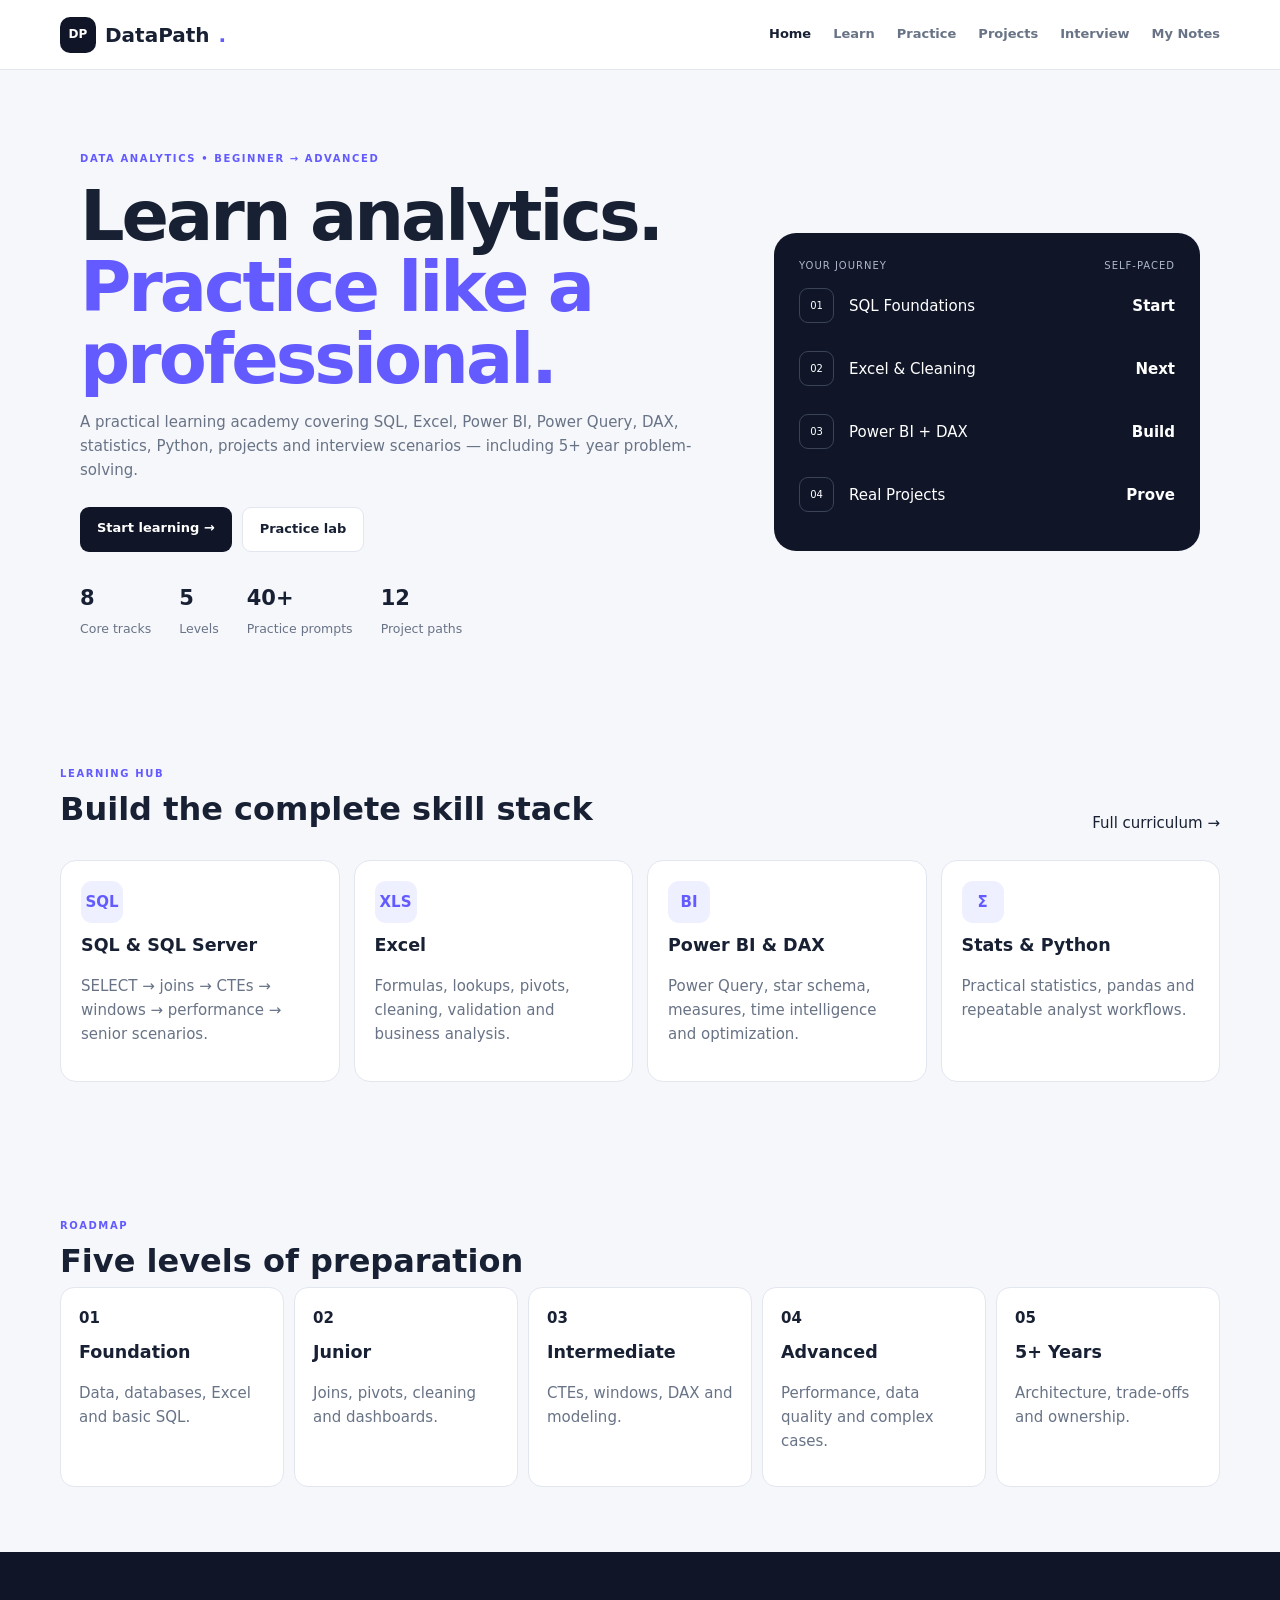
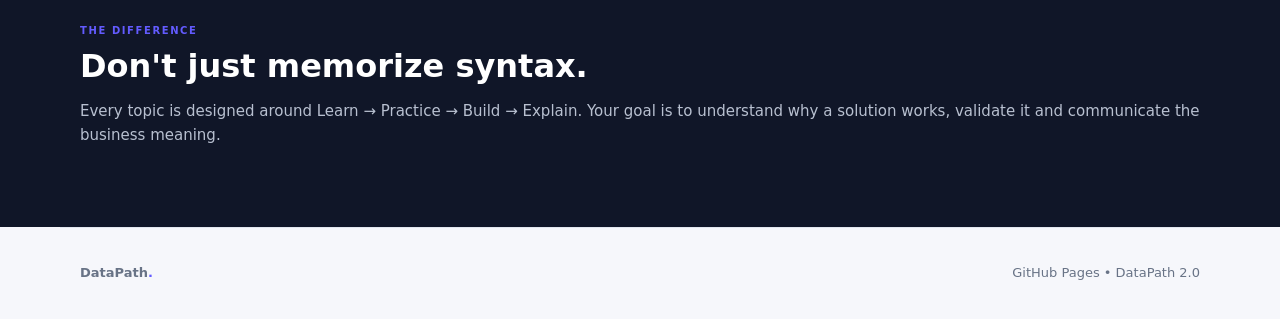
<file: index.html>
<!doctype html><html><head><meta charset="utf-8"><meta name="viewport" content="width=device-width,initial-scale=1"><title>DataPath 2.0</title><link rel="stylesheet" href="style.css"></head><body><header class="nav"><a class="brand" href="index.html"><span class="logo">DP</span>DataPath<span class="dot">.</span></a><nav><a class="active" href="index.html">Home</a><a href="learn.html">Learn</a><a href="practice.html">Practice</a><a href="projects.html">Projects</a><a href="interview.html">Interview</a><a href="notes.html">My Notes</a></nav><button class="menu" onclick="menu()">☰</button></header><div id="mobile" class="mobile"><a href="index.html">Home</a><a href="learn.html">Learn</a><a href="practice.html">Practice</a><a href="projects.html">Projects</a><a href="interview.html">Interview</a><a href="notes.html">My Notes</a></div><main><section class="wrap hero"><div><span class="eyebrow">DATA ANALYTICS • BEGINNER → ADVANCED</span><h1>Learn analytics.<br><span>Practice like a professional.</span></h1><p>A practical learning academy covering SQL, Excel, Power BI, Power Query, DAX, statistics, Python, projects and interview scenarios — including 5+ year problem-solving.</p><div class="buttons"><a class="btn primary" href="learn.html">Start learning →</a><a class="btn secondary" href="practice.html">Practice lab</a></div><div class="stats"><div><b>8</b><small>Core tracks</small></div><div><b>5</b><small>Levels</small></div><div><b>40+</b><small>Practice prompts</small></div><div><b>12</b><small>Project paths</small></div></div></div><div class="journey"><div class="journey-top"><span>YOUR JOURNEY</span><span>SELF-PACED</span></div><div class="step"><i>01</i><span>SQL Foundations</span><b>Start</b></div><div class="step"><i>02</i><span>Excel & Cleaning</span><b>Next</b></div><div class="step"><i>03</i><span>Power BI + DAX</span><b>Build</b></div><div class="step"><i>04</i><span>Real Projects</span><b>Prove</b></div></div></section><section class="wrap section"><div class="section-head"><div><span class="eyebrow">LEARNING HUB</span><h2>Build the complete skill stack</h2></div><a href="learn.html">Full curriculum →</a></div><div class="grid"><a class="card" href="learn.html#sql"><span class="icon">SQL</span><h3>SQL & SQL Server</h3><p>SELECT → joins → CTEs → windows → performance → senior scenarios.</p></a><a class="card" href="learn.html#excel"><span class="icon">XLS</span><h3>Excel</h3><p>Formulas, lookups, pivots, cleaning, validation and business analysis.</p></a><a class="card" href="learn.html#bi"><span class="icon">BI</span><h3>Power BI & DAX</h3><p>Power Query, star schema, measures, time intelligence and optimization.</p></a><a class="card" href="learn.html#stats"><span class="icon">Σ</span><h3>Stats & Python</h3><p>Practical statistics, pandas and repeatable analyst workflows.</p></a></div></section><section class="wrap section"><span class="eyebrow">ROADMAP</span><h2>Five levels of preparation</h2><div class="levels"><div class="level"><b>01</b><h3>Foundation</h3><p>Data, databases, Excel and basic SQL.</p></div><div class="level"><b>02</b><h3>Junior</h3><p>Joins, pivots, cleaning and dashboards.</p></div><div class="level"><b>03</b><h3>Intermediate</h3><p>CTEs, windows, DAX and modeling.</p></div><div class="level"><b>04</b><h3>Advanced</h3><p>Performance, data quality and complex cases.</p></div><div class="level"><b>05</b><h3>5+ Years</h3><p>Architecture, trade-offs and ownership.</p></div></div></section><section class="dark section"><span class="eyebrow">THE DIFFERENCE</span><h2>Don't just memorize syntax.</h2><p>Every topic is designed around Learn → Practice → Build → Explain. Your goal is to understand why a solution works, validate it and communicate the business meaning.</p></section></main><footer><b>DataPath<span class="dot">.</span></b><span>GitHub Pages • DataPath 2.0</span></footer><script src="script.js"></script></body></html>
</file>
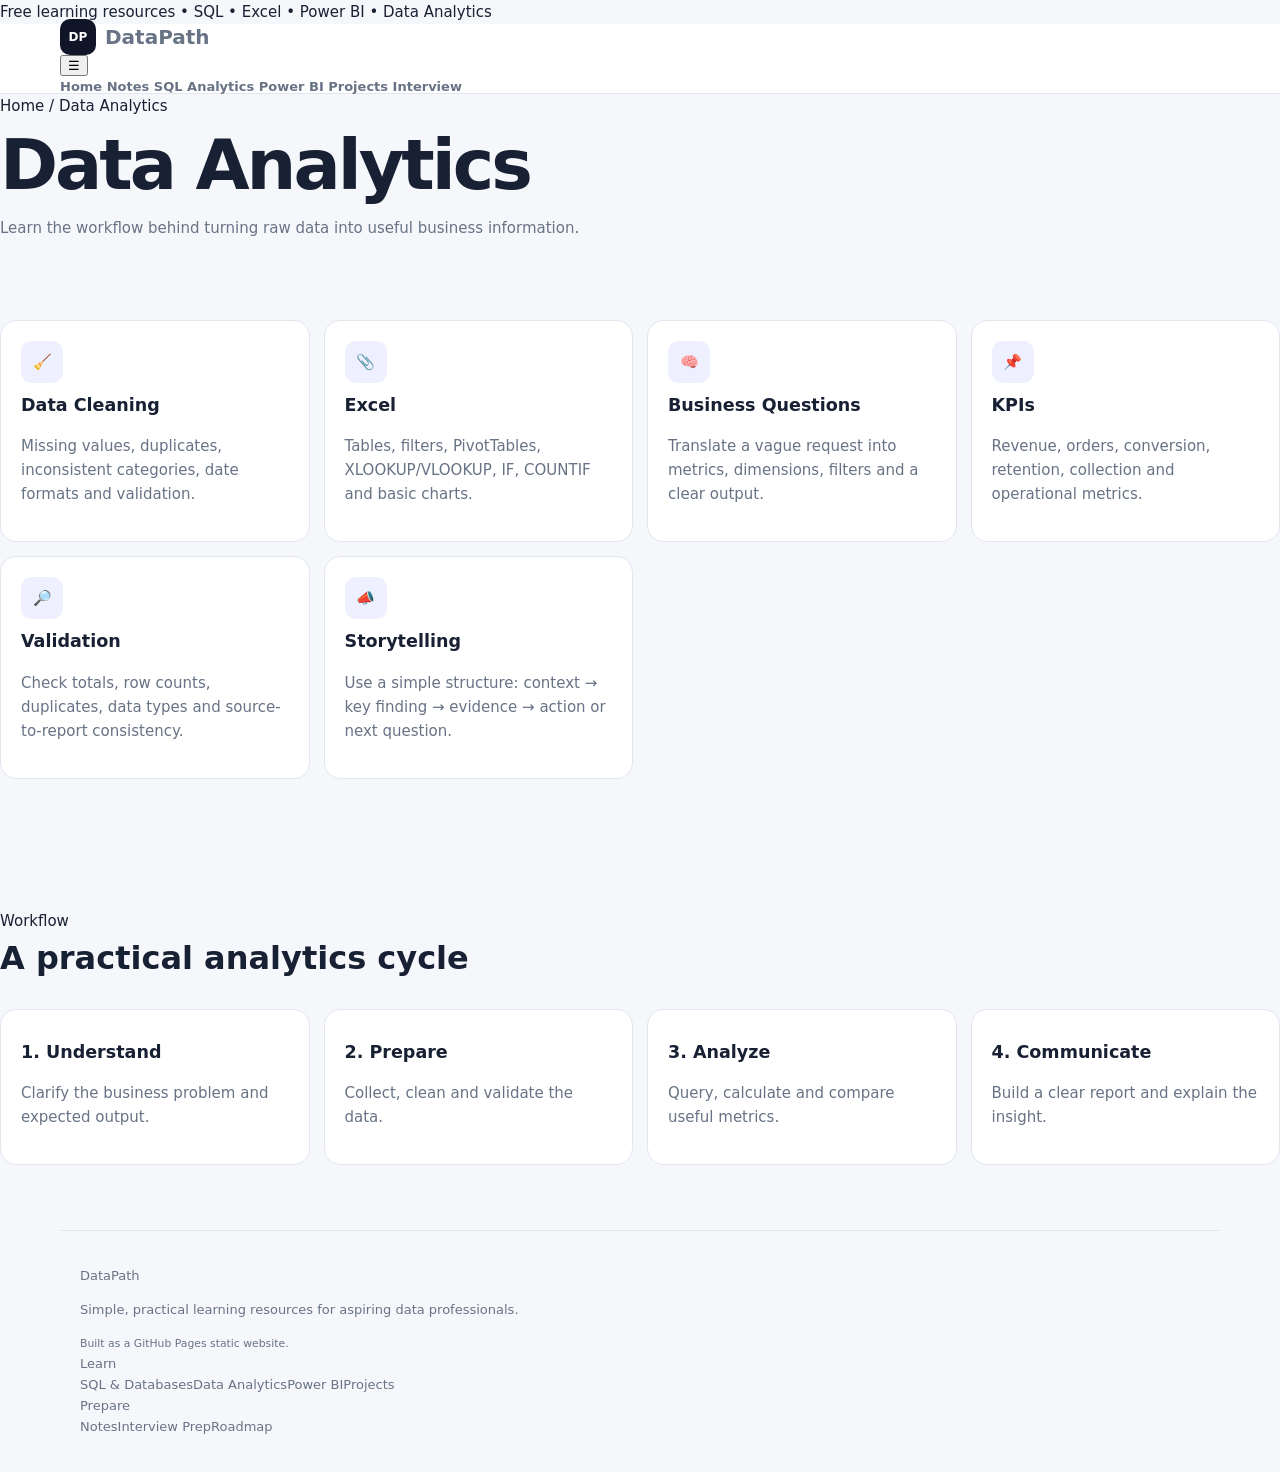
<file: analytics.html>
<!DOCTYPE html>
<html lang="en"><head><meta charset="UTF-8"><meta name="viewport" content="width=device-width,initial-scale=1.0">
<title>Data Analytics | DataPath</title><meta name="description" content="Practical SQL, Data Analytics and Power BI learning resources.">
<link rel="stylesheet" href="style.css"></head><body>
<div class="topbar">Free learning resources • SQL • Excel • Power BI • Data Analytics</div>
<nav class="nav">
  <div class="container nav-inner">
    <a class="brand" href="index.html"><span class="logo">DP</span>DataPath</a>
    <button class="menu-btn" aria-label="Open menu">☰</button>
    <div class="navlinks">
      <a href="index.html">Home</a>
      <a href="notes.html">Notes</a>
      <a href="sql.html">SQL</a>
      <a href="analytics.html">Analytics</a>
      <a href="powerbi.html">Power BI</a>
      <a href="projects.html">Projects</a>
      <a href="interview.html">Interview</a>
    </div>
  </div>
</nav>

<section class="page-hero"><div class="container"><div class="breadcrumb">Home / Data Analytics</div><h1>Data Analytics</h1><p>Learn the workflow behind turning raw data into useful business information.</p></div></section>
<section class="section"><div class="container">
 <div class="grid grid-3">
  <div class="card"><div class="icon">🧹</div><h3>Data Cleaning</h3><p>Missing values, duplicates, inconsistent categories, date formats and validation.</p></div>
  <div class="card"><div class="icon">📎</div><h3>Excel</h3><p>Tables, filters, PivotTables, XLOOKUP/VLOOKUP, IF, COUNTIF and basic charts.</p></div>
  <div class="card"><div class="icon">🧠</div><h3>Business Questions</h3><p>Translate a vague request into metrics, dimensions, filters and a clear output.</p></div>
  <div class="card"><div class="icon">📌</div><h3>KPIs</h3><p>Revenue, orders, conversion, retention, collection and operational metrics.</p></div>
  <div class="card"><div class="icon">🔎</div><h3>Validation</h3><p>Check totals, row counts, duplicates, data types and source-to-report consistency.</p></div>
  <div class="card"><div class="icon">📣</div><h3>Storytelling</h3><p>Use a simple structure: context → key finding → evidence → action or next question.</p></div>
 </div>
</div></section>
<section class="section"><div class="container"><div class="section-head"><div><div class="kicker">Workflow</div><h2>A practical analytics cycle</h2></div></div>
<div class="grid grid-4">
 <div class="card"><h3>1. Understand</h3><p>Clarify the business problem and expected output.</p></div>
 <div class="card"><h3>2. Prepare</h3><p>Collect, clean and validate the data.</p></div>
 <div class="card"><h3>3. Analyze</h3><p>Query, calculate and compare useful metrics.</p></div>
 <div class="card"><h3>4. Communicate</h3><p>Build a clear report and explain the insight.</p></div>
</div></div></section>

<footer class="footer">
  <div class="container footer-grid">
    <div><div class="footer-title">DataPath</div><p>Simple, practical learning resources for aspiring data professionals.</p><small>Built as a GitHub Pages static website.</small></div>
    <div><div class="footer-title">Learn</div><a href="sql.html">SQL & Databases</a><a href="analytics.html">Data Analytics</a><a href="powerbi.html">Power BI</a><a href="projects.html">Projects</a></div>
    <div><div class="footer-title">Prepare</div><a href="notes.html">Notes</a><a href="interview.html">Interview Prep</a><a href="index.html#roadmap">Roadmap</a></div>
  </div>
</footer>
<script src="script.js"></script>
</body></html>
</file>
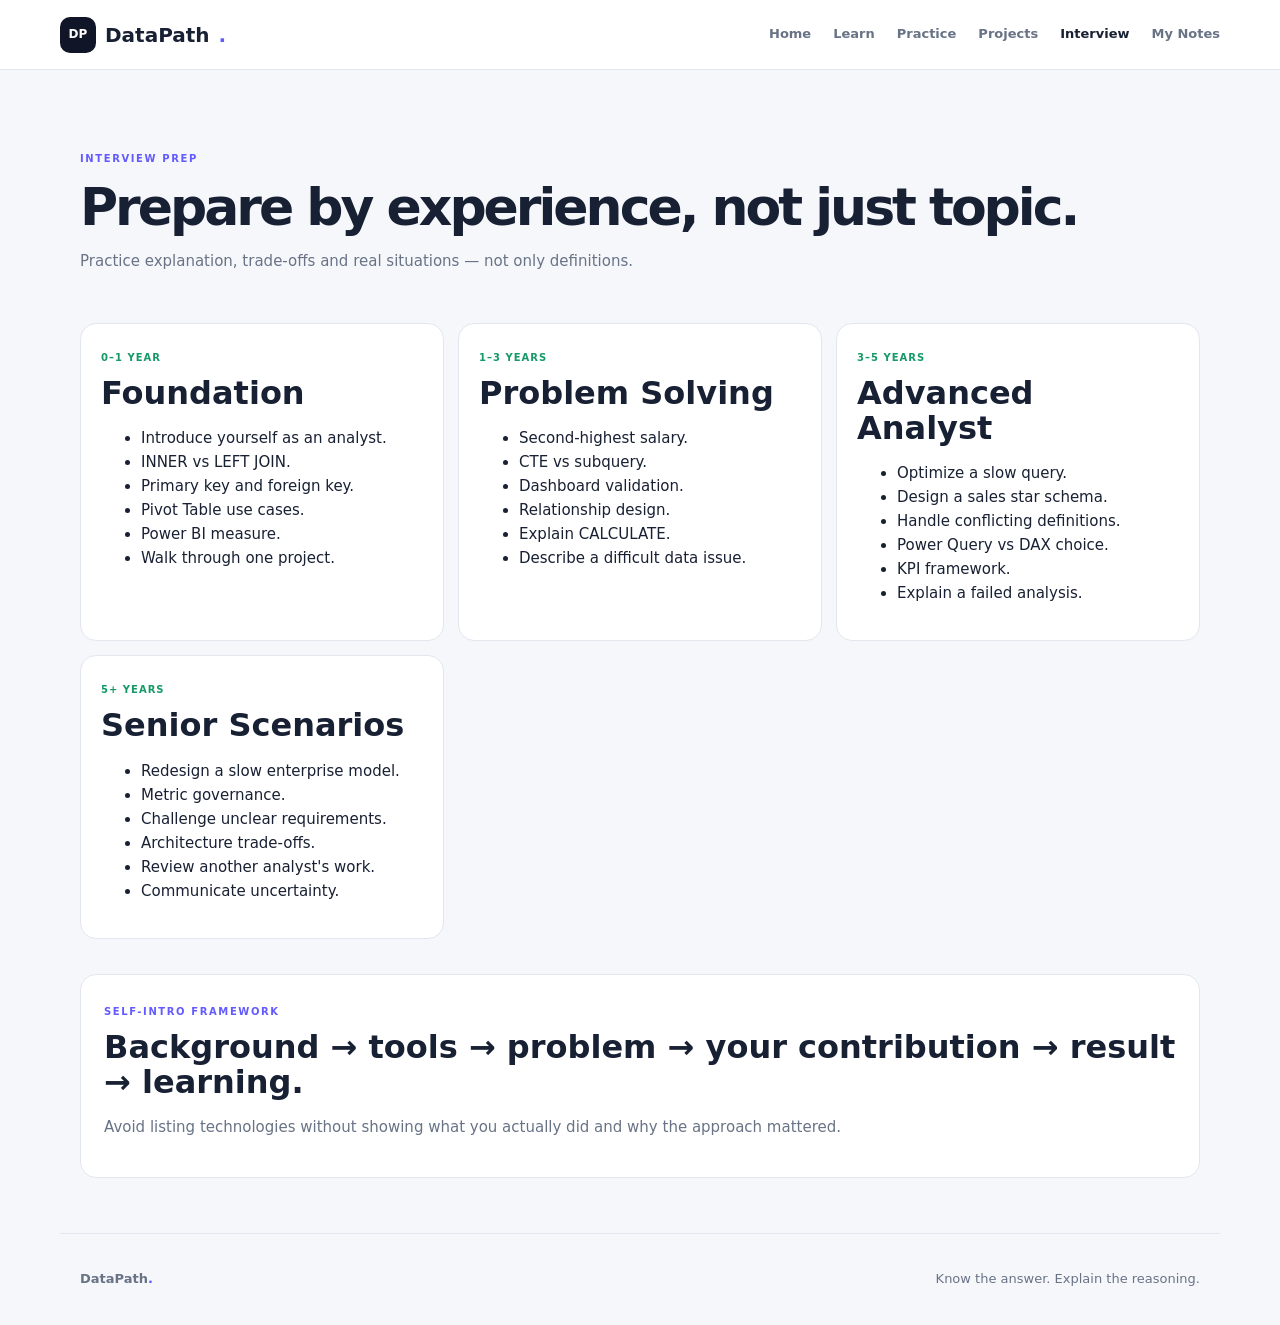
<file: interview.html>
<!doctype html><html><head><meta charset="utf-8"><meta name="viewport" content="width=device-width,initial-scale=1"><title>Interview | DataPath 2.0</title><link rel="stylesheet" href="style.css"></head><body><header class="nav"><a class="brand" href="index.html"><span class="logo">DP</span>DataPath<span class="dot">.</span></a><nav><a href="index.html">Home</a><a href="learn.html">Learn</a><a href="practice.html">Practice</a><a href="projects.html">Projects</a><a class="active" href="interview.html">Interview</a><a href="notes.html">My Notes</a></nav><button class="menu" onclick="menu()">☰</button></header><div id="mobile" class="mobile"><a href="index.html">Home</a><a href="learn.html">Learn</a><a href="practice.html">Practice</a><a href="projects.html">Projects</a><a href="interview.html">Interview</a><a href="notes.html">My Notes</a></div><main class="wrap"><div class="pagehero"><span class="eyebrow">INTERVIEW PREP</span><h1>Prepare by experience, not just topic.</h1><p>Practice explanation, trade-offs and real situations — not only definitions.</p></div><div class="interview-grid"><article class="interview"><span class="tag">0–1 YEAR</span><h2>Foundation</h2><ul><li>Introduce yourself as an analyst.</li><li>INNER vs LEFT JOIN.</li><li>Primary key and foreign key.</li><li>Pivot Table use cases.</li><li>Power BI measure.</li><li>Walk through one project.</li></ul></article><article class="interview"><span class="tag">1–3 YEARS</span><h2>Problem Solving</h2><ul><li>Second-highest salary.</li><li>CTE vs subquery.</li><li>Dashboard validation.</li><li>Relationship design.</li><li>Explain CALCULATE.</li><li>Describe a difficult data issue.</li></ul></article><article class="interview"><span class="tag">3–5 YEARS</span><h2>Advanced Analyst</h2><ul><li>Optimize a slow query.</li><li>Design a sales star schema.</li><li>Handle conflicting definitions.</li><li>Power Query vs DAX choice.</li><li>KPI framework.</li><li>Explain a failed analysis.</li></ul></article><article class="interview"><span class="tag">5+ YEARS</span><h2>Senior Scenarios</h2><ul><li>Redesign a slow enterprise model.</li><li>Metric governance.</li><li>Challenge unclear requirements.</li><li>Architecture trade-offs.</li><li>Review another analyst's work.</li><li>Communicate uncertainty.</li></ul></article></div><div class="callout"><span class="eyebrow">SELF-INTRO FRAMEWORK</span><h2>Background → tools → problem → your contribution → result → learning.</h2><p>Avoid listing technologies without showing what you actually did and why the approach mattered.</p></div></main><footer><b>DataPath<span class="dot">.</span></b><span>Know the answer. Explain the reasoning.</span></footer><script src="script.js"></script></body></html>
</file>
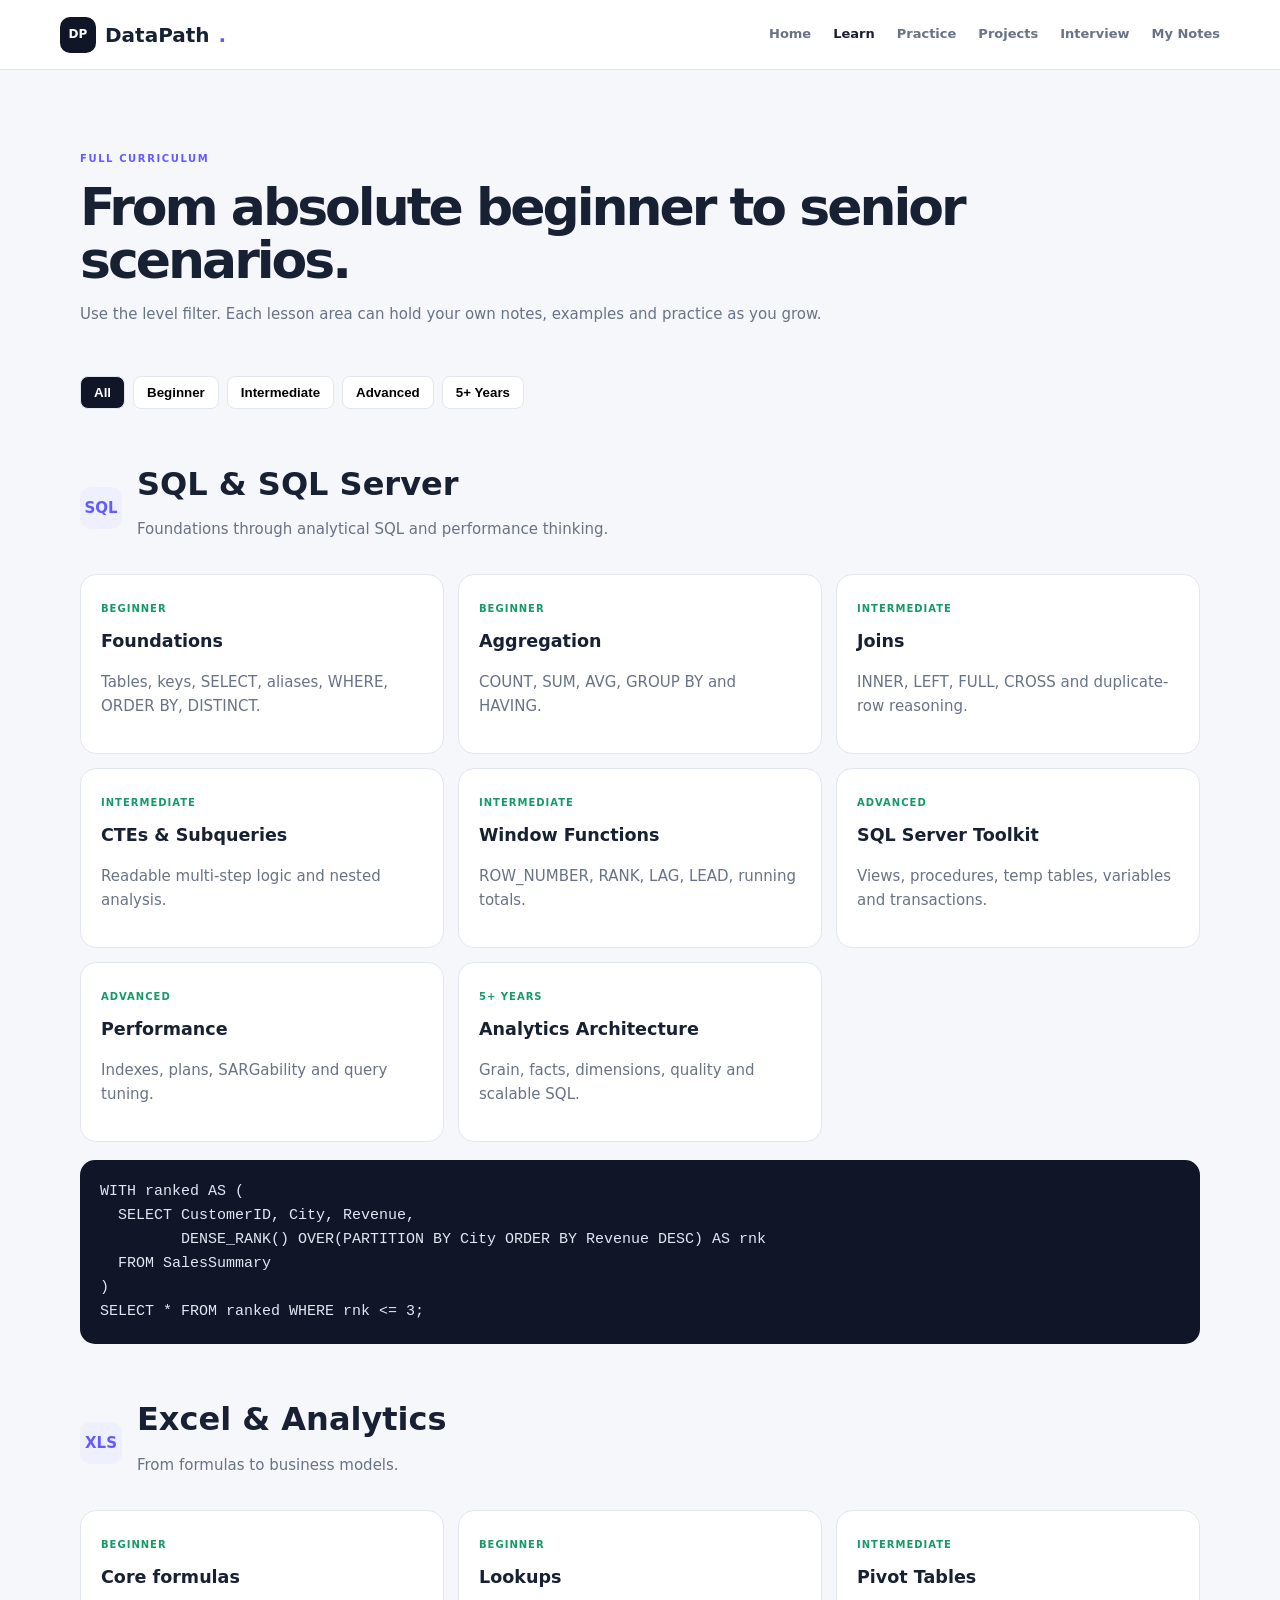
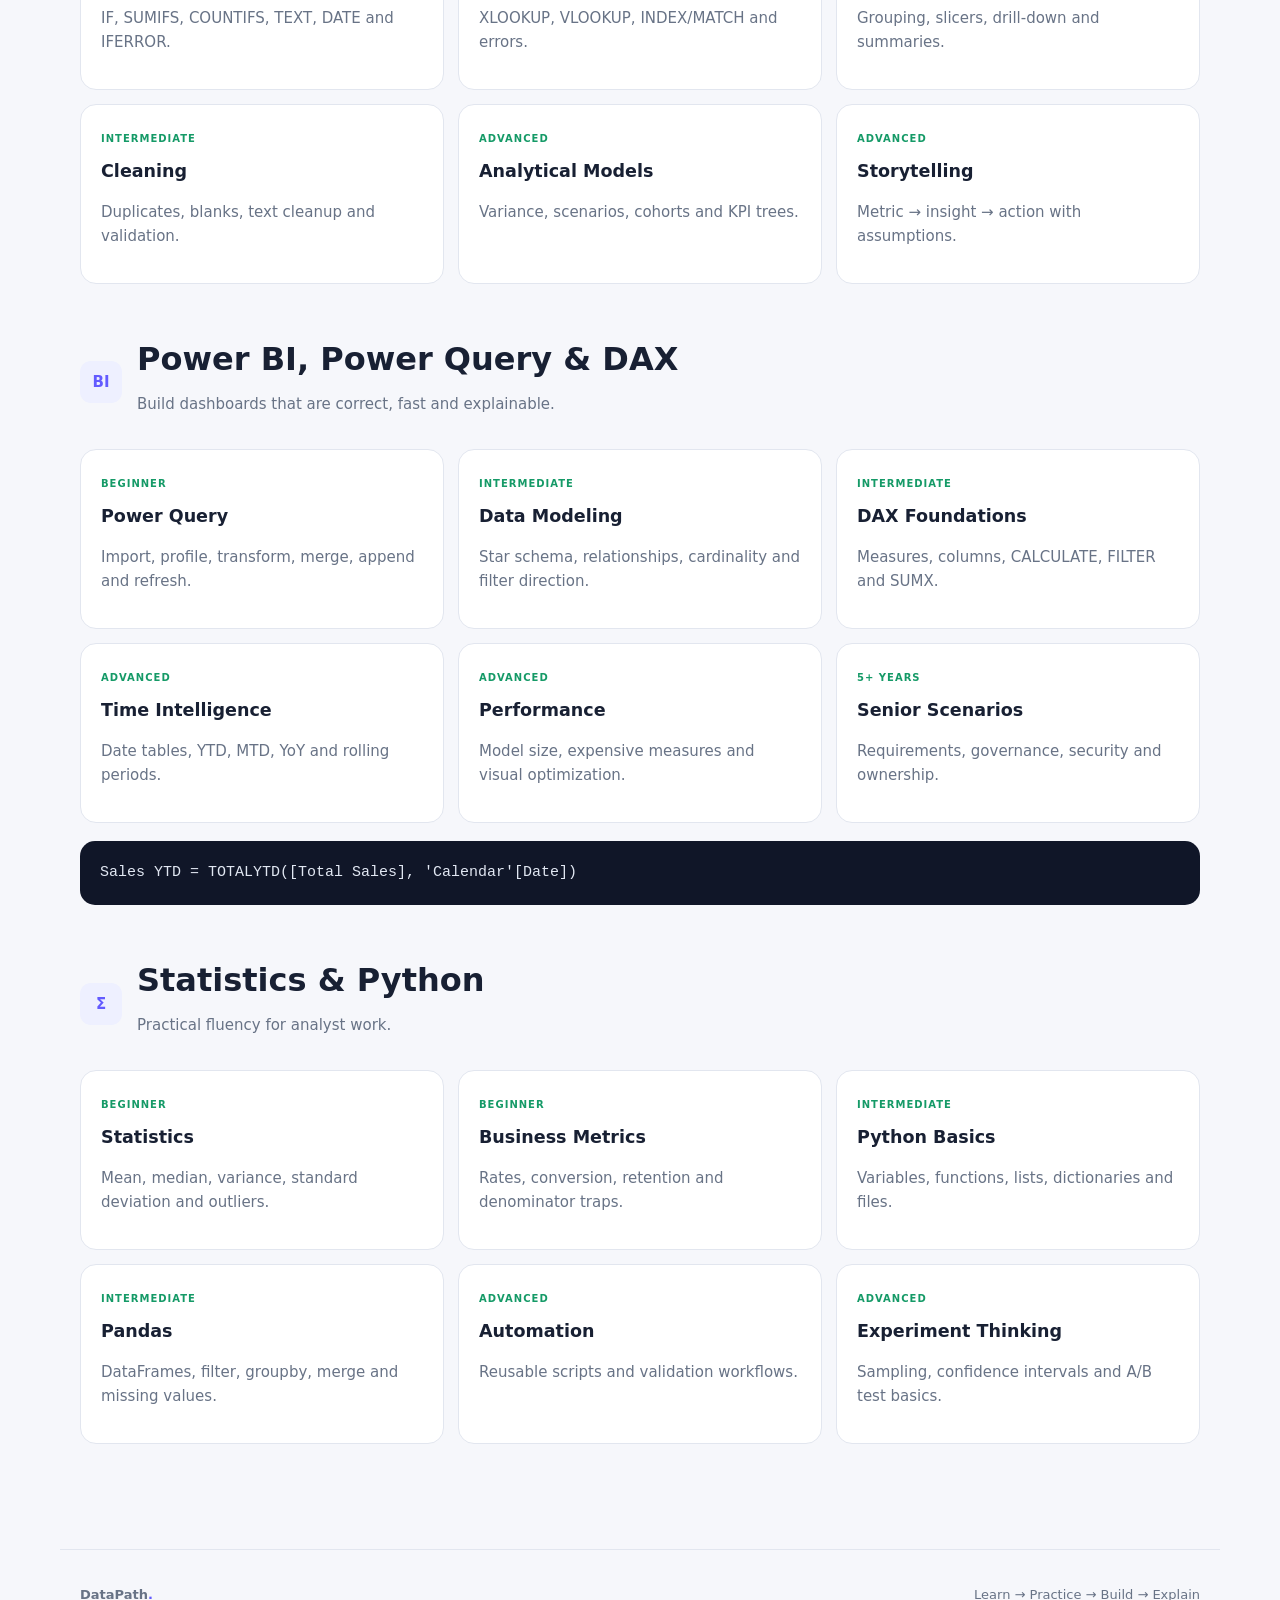
<file: learn.html>
<!doctype html><html><head><meta charset="utf-8"><meta name="viewport" content="width=device-width,initial-scale=1"><title>Learn | DataPath 2.0</title><link rel="stylesheet" href="style.css"></head><body><header class="nav"><a class="brand" href="index.html"><span class="logo">DP</span>DataPath<span class="dot">.</span></a><nav><a href="index.html">Home</a><a class="active" href="learn.html">Learn</a><a href="practice.html">Practice</a><a href="projects.html">Projects</a><a href="interview.html">Interview</a><a href="notes.html">My Notes</a></nav><button class="menu" onclick="menu()">☰</button></header><div id="mobile" class="mobile"><a href="index.html">Home</a><a href="learn.html">Learn</a><a href="practice.html">Practice</a><a href="projects.html">Projects</a><a href="interview.html">Interview</a><a href="notes.html">My Notes</a></div><main class="wrap"><div class="pagehero"><span class="eyebrow">FULL CURRICULUM</span><h1>From absolute beginner to senior scenarios.</h1><p>Use the level filter. Each lesson area can hold your own notes, examples and practice as you grow.</p></div><div class="tabs"><button class="tab active" onclick="tabs('all',this)">All</button><button class="tab" onclick="tabs('beginner',this)">Beginner</button><button class="tab" onclick="tabs('intermediate',this)">Intermediate</button><button class="tab" onclick="tabs('advanced',this)">Advanced</button><button class="tab" onclick="tabs('senior',this)">5+ Years</button></div><section id="sql" class="topic"><div class="topic-head"><span class="icon">SQL</span><div><h2>SQL & SQL Server</h2><p>Foundations through analytical SQL and performance thinking.</p></div></div><div class="lesson-grid"><article class="lesson" data-level="beginner"><span class="tag">BEGINNER</span><h3>Foundations</h3><p>Tables, keys, SELECT, aliases, WHERE, ORDER BY, DISTINCT.</p></article><article class="lesson" data-level="beginner"><span class="tag">BEGINNER</span><h3>Aggregation</h3><p>COUNT, SUM, AVG, GROUP BY and HAVING.</p></article><article class="lesson" data-level="intermediate"><span class="tag">INTERMEDIATE</span><h3>Joins</h3><p>INNER, LEFT, FULL, CROSS and duplicate-row reasoning.</p></article><article class="lesson" data-level="intermediate"><span class="tag">INTERMEDIATE</span><h3>CTEs & Subqueries</h3><p>Readable multi-step logic and nested analysis.</p></article><article class="lesson" data-level="intermediate"><span class="tag">INTERMEDIATE</span><h3>Window Functions</h3><p>ROW_NUMBER, RANK, LAG, LEAD, running totals.</p></article><article class="lesson" data-level="advanced"><span class="tag">ADVANCED</span><h3>SQL Server Toolkit</h3><p>Views, procedures, temp tables, variables and transactions.</p></article><article class="lesson" data-level="advanced"><span class="tag">ADVANCED</span><h3>Performance</h3><p>Indexes, plans, SARGability and query tuning.</p></article><article class="lesson" data-level="senior"><span class="tag">5+ YEARS</span><h3>Analytics Architecture</h3><p>Grain, facts, dimensions, quality and scalable SQL.</p></article></div><div class="code"><pre>WITH ranked AS (
  SELECT CustomerID, City, Revenue,
         DENSE_RANK() OVER(PARTITION BY City ORDER BY Revenue DESC) AS rnk
  FROM SalesSummary
)
SELECT * FROM ranked WHERE rnk &lt;= 3;</pre></div></section><section id="excel" class="topic"><div class="topic-head"><span class="icon">XLS</span><div><h2>Excel & Analytics</h2><p>From formulas to business models.</p></div></div><div class="lesson-grid"><article class="lesson" data-level="beginner"><span class="tag">BEGINNER</span><h3>Core formulas</h3><p>IF, SUMIFS, COUNTIFS, TEXT, DATE and IFERROR.</p></article><article class="lesson" data-level="beginner"><span class="tag">BEGINNER</span><h3>Lookups</h3><p>XLOOKUP, VLOOKUP, INDEX/MATCH and errors.</p></article><article class="lesson" data-level="intermediate"><span class="tag">INTERMEDIATE</span><h3>Pivot Tables</h3><p>Grouping, slicers, drill-down and summaries.</p></article><article class="lesson" data-level="intermediate"><span class="tag">INTERMEDIATE</span><h3>Cleaning</h3><p>Duplicates, blanks, text cleanup and validation.</p></article><article class="lesson" data-level="advanced"><span class="tag">ADVANCED</span><h3>Analytical Models</h3><p>Variance, scenarios, cohorts and KPI trees.</p></article><article class="lesson" data-level="advanced"><span class="tag">ADVANCED</span><h3>Storytelling</h3><p>Metric → insight → action with assumptions.</p></article></div></section><section id="bi" class="topic"><div class="topic-head"><span class="icon">BI</span><div><h2>Power BI, Power Query & DAX</h2><p>Build dashboards that are correct, fast and explainable.</p></div></div><div class="lesson-grid"><article class="lesson" data-level="beginner"><span class="tag">BEGINNER</span><h3>Power Query</h3><p>Import, profile, transform, merge, append and refresh.</p></article><article class="lesson" data-level="intermediate"><span class="tag">INTERMEDIATE</span><h3>Data Modeling</h3><p>Star schema, relationships, cardinality and filter direction.</p></article><article class="lesson" data-level="intermediate"><span class="tag">INTERMEDIATE</span><h3>DAX Foundations</h3><p>Measures, columns, CALCULATE, FILTER and SUMX.</p></article><article class="lesson" data-level="advanced"><span class="tag">ADVANCED</span><h3>Time Intelligence</h3><p>Date tables, YTD, MTD, YoY and rolling periods.</p></article><article class="lesson" data-level="advanced"><span class="tag">ADVANCED</span><h3>Performance</h3><p>Model size, expensive measures and visual optimization.</p></article><article class="lesson" data-level="senior"><span class="tag">5+ YEARS</span><h3>Senior Scenarios</h3><p>Requirements, governance, security and ownership.</p></article></div><div class="code"><pre>Sales YTD = TOTALYTD([Total Sales], 'Calendar'[Date])</pre></div></section><section id="stats" class="topic"><div class="topic-head"><span class="icon">Σ</span><div><h2>Statistics & Python</h2><p>Practical fluency for analyst work.</p></div></div><div class="lesson-grid"><article class="lesson" data-level="beginner"><span class="tag">BEGINNER</span><h3>Statistics</h3><p>Mean, median, variance, standard deviation and outliers.</p></article><article class="lesson" data-level="beginner"><span class="tag">BEGINNER</span><h3>Business Metrics</h3><p>Rates, conversion, retention and denominator traps.</p></article><article class="lesson" data-level="intermediate"><span class="tag">INTERMEDIATE</span><h3>Python Basics</h3><p>Variables, functions, lists, dictionaries and files.</p></article><article class="lesson" data-level="intermediate"><span class="tag">INTERMEDIATE</span><h3>Pandas</h3><p>DataFrames, filter, groupby, merge and missing values.</p></article><article class="lesson" data-level="advanced"><span class="tag">ADVANCED</span><h3>Automation</h3><p>Reusable scripts and validation workflows.</p></article><article class="lesson" data-level="advanced"><span class="tag">ADVANCED</span><h3>Experiment Thinking</h3><p>Sampling, confidence intervals and A/B test basics.</p></article></div></section></main><footer><b>DataPath<span class="dot">.</span></b><span>Learn → Practice → Build → Explain</span></footer><script src="script.js"></script></body></html>
</file>
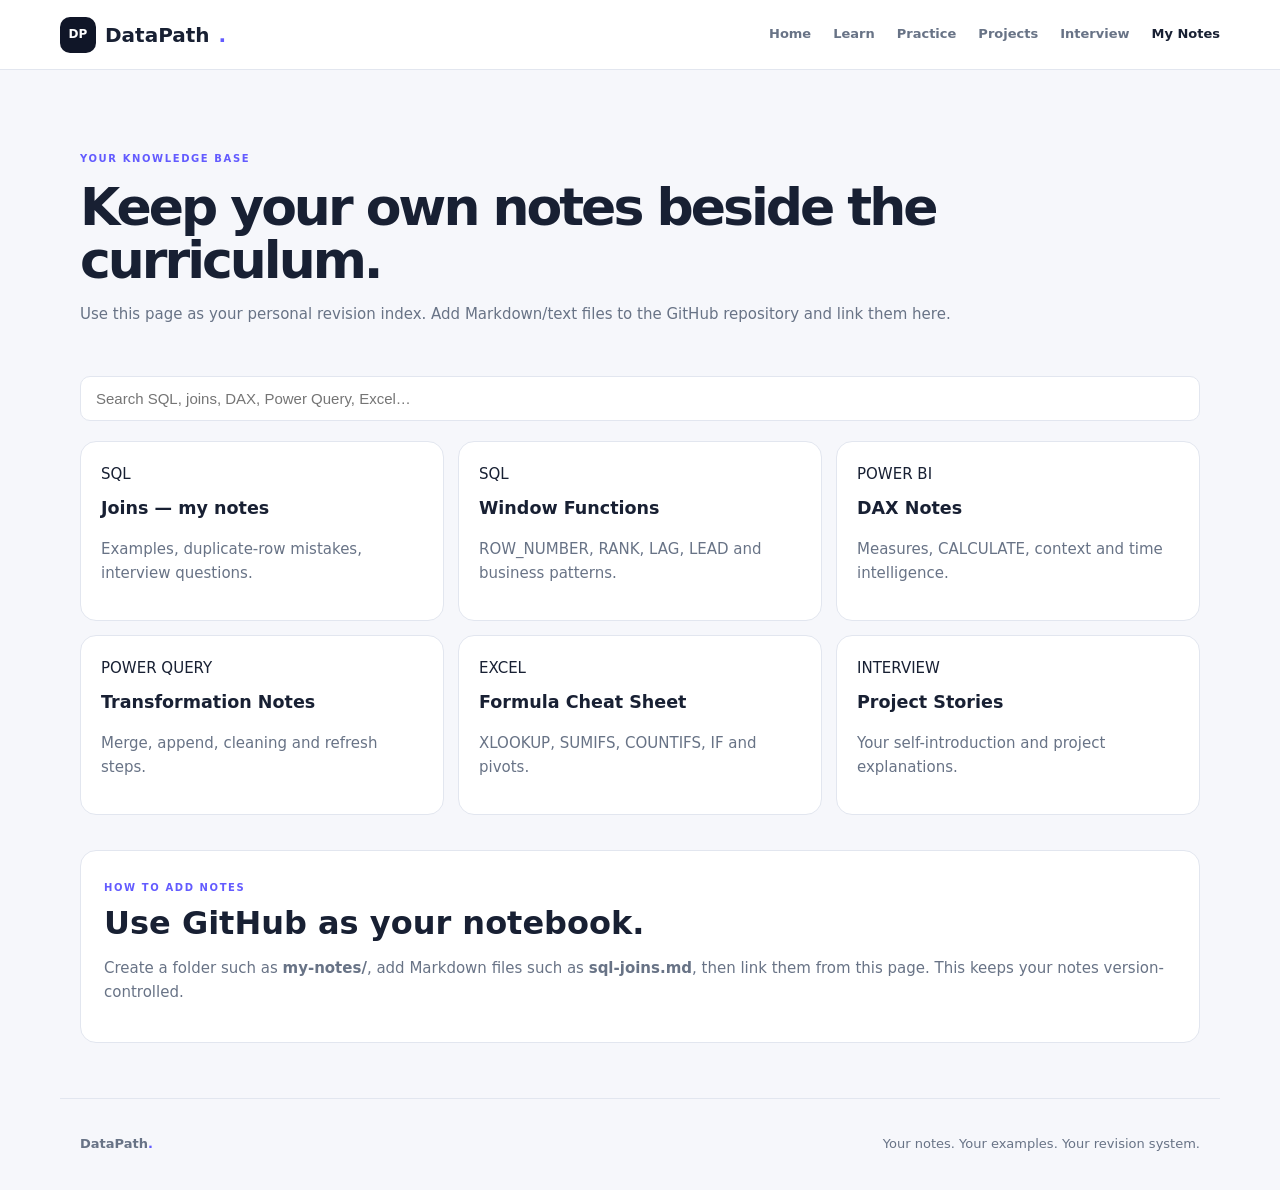
<file: notes.html>
<!doctype html><html><head><meta charset="utf-8"><meta name="viewport" content="width=device-width,initial-scale=1"><title>My Notes | DataPath 2.0</title><link rel="stylesheet" href="style.css"></head><body><header class="nav"><a class="brand" href="index.html"><span class="logo">DP</span>DataPath<span class="dot">.</span></a><nav><a href="index.html">Home</a><a href="learn.html">Learn</a><a href="practice.html">Practice</a><a href="projects.html">Projects</a><a href="interview.html">Interview</a><a class="active" href="notes.html">My Notes</a></nav><button class="menu" onclick="menu()">☰</button></header><div id="mobile" class="mobile"><a href="index.html">Home</a><a href="learn.html">Learn</a><a href="practice.html">Practice</a><a href="projects.html">Projects</a><a href="interview.html">Interview</a><a href="notes.html">My Notes</a></div><main class="wrap"><div class="pagehero"><span class="eyebrow">YOUR KNOWLEDGE BASE</span><h1>Keep your own notes beside the curriculum.</h1><p>Use this page as your personal revision index. Add Markdown/text files to the GitHub repository and link them here.</p></div><input id="search" class="search" oninput="searchNotes()" placeholder="Search SQL, joins, DAX, Power Query, Excel…"><div id="notes" class="notes-grid" style="margin-top:20px"><a class="note" href="#"><span>SQL</span><h3>Joins — my notes</h3><p>Examples, duplicate-row mistakes, interview questions.</p></a><a class="note" href="#"><span>SQL</span><h3>Window Functions</h3><p>ROW_NUMBER, RANK, LAG, LEAD and business patterns.</p></a><a class="note" href="#"><span>POWER BI</span><h3>DAX Notes</h3><p>Measures, CALCULATE, context and time intelligence.</p></a><a class="note" href="#"><span>POWER QUERY</span><h3>Transformation Notes</h3><p>Merge, append, cleaning and refresh steps.</p></a><a class="note" href="#"><span>EXCEL</span><h3>Formula Cheat Sheet</h3><p>XLOOKUP, SUMIFS, COUNTIFS, IF and pivots.</p></a><a class="note" href="#"><span>INTERVIEW</span><h3>Project Stories</h3><p>Your self-introduction and project explanations.</p></a></div><div id="empty" class="callout" style="display:none">No matching notes found.</div><div class="callout"><span class="eyebrow">HOW TO ADD NOTES</span><h2>Use GitHub as your notebook.</h2><p>Create a folder such as <b>my-notes/</b>, add Markdown files such as <b>sql-joins.md</b>, then link them from this page. This keeps your notes version-controlled.</p></div></main><footer><b>DataPath<span class="dot">.</span></b><span>Your notes. Your examples. Your revision system.</span></footer><script src="script.js"></script></body></html>
</file>
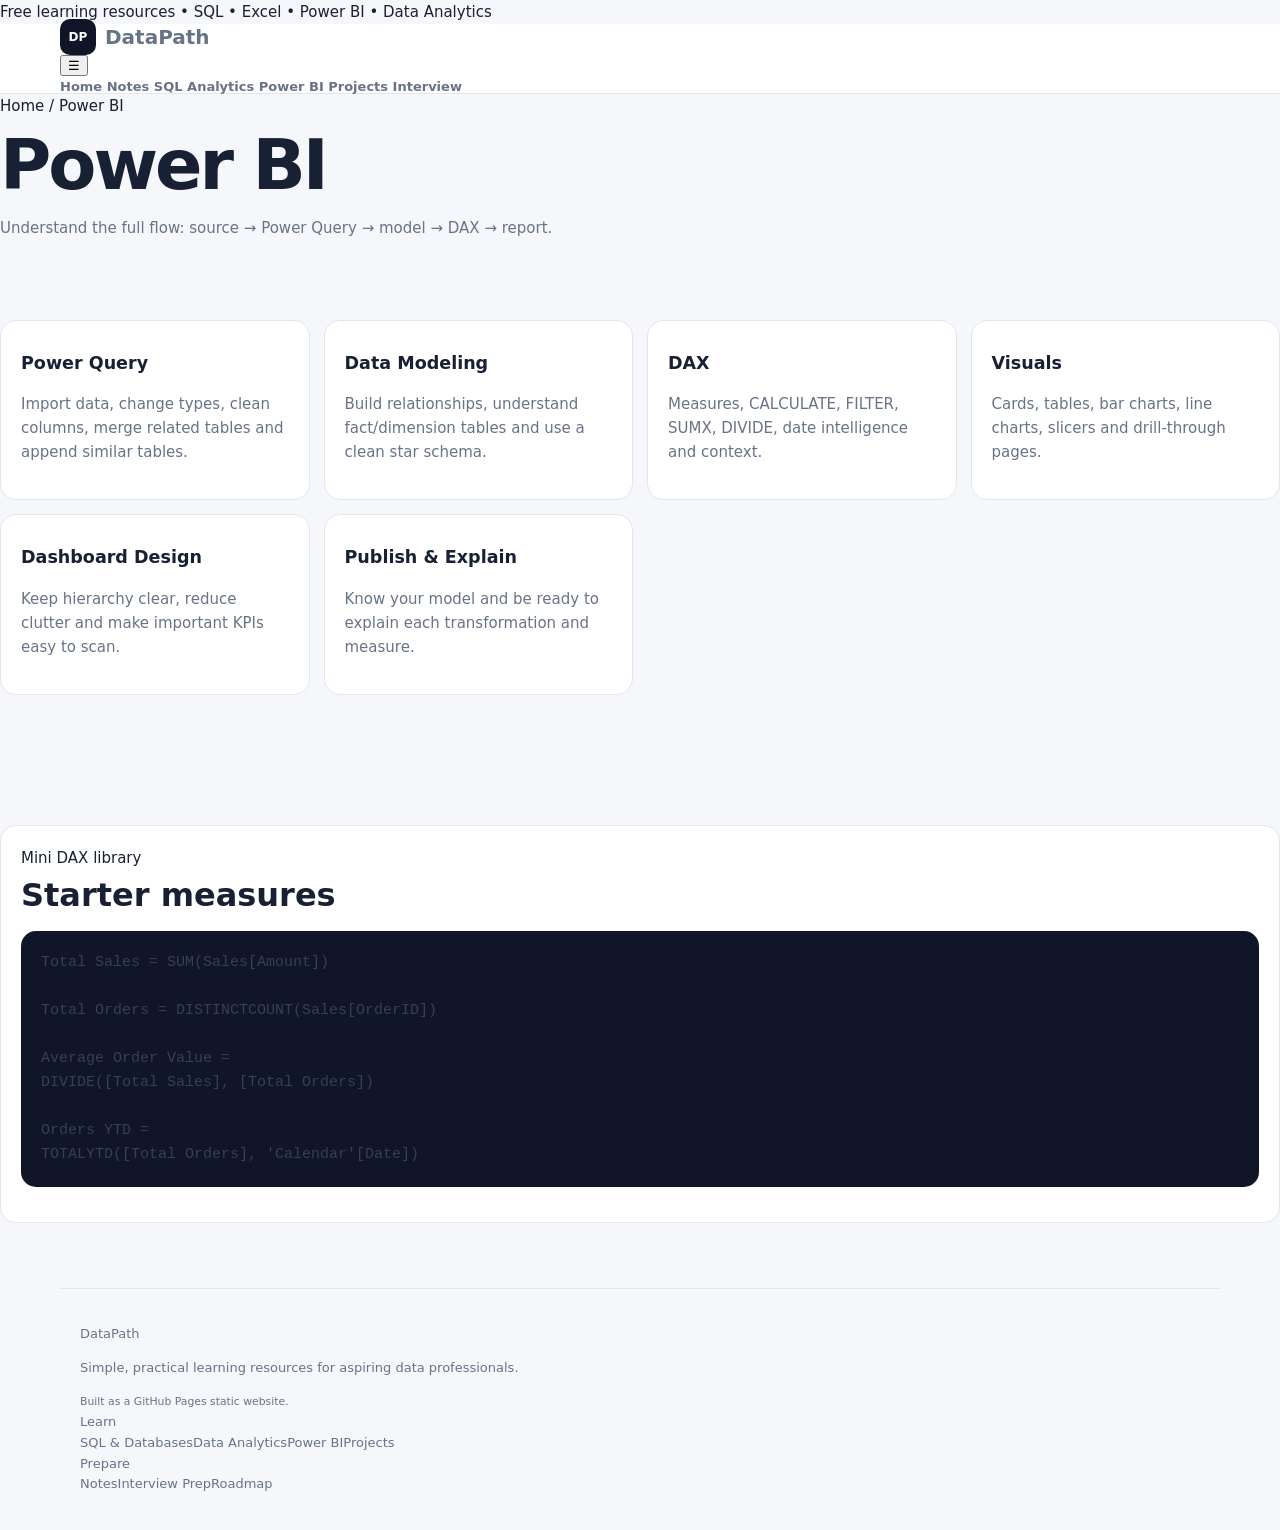
<file: powerbi.html>
<!DOCTYPE html>
<html lang="en"><head><meta charset="UTF-8"><meta name="viewport" content="width=device-width,initial-scale=1.0">
<title>Power BI | DataPath</title><meta name="description" content="Practical SQL, Data Analytics and Power BI learning resources.">
<link rel="stylesheet" href="style.css"></head><body>
<div class="topbar">Free learning resources • SQL • Excel • Power BI • Data Analytics</div>
<nav class="nav">
  <div class="container nav-inner">
    <a class="brand" href="index.html"><span class="logo">DP</span>DataPath</a>
    <button class="menu-btn" aria-label="Open menu">☰</button>
    <div class="navlinks">
      <a href="index.html">Home</a>
      <a href="notes.html">Notes</a>
      <a href="sql.html">SQL</a>
      <a href="analytics.html">Analytics</a>
      <a href="powerbi.html">Power BI</a>
      <a href="projects.html">Projects</a>
      <a href="interview.html">Interview</a>
    </div>
  </div>
</nav>

<section class="page-hero"><div class="container"><div class="breadcrumb">Home / Power BI</div><h1>Power BI</h1><p>Understand the full flow: source → Power Query → model → DAX → report.</p></div></section>
<section class="section"><div class="container">
 <div class="grid grid-3">
  <div class="card"><h3>Power Query</h3><p>Import data, change types, clean columns, merge related tables and append similar tables.</p></div>
  <div class="card"><h3>Data Modeling</h3><p>Build relationships, understand fact/dimension tables and use a clean star schema.</p></div>
  <div class="card"><h3>DAX</h3><p>Measures, CALCULATE, FILTER, SUMX, DIVIDE, date intelligence and context.</p></div>
  <div class="card"><h3>Visuals</h3><p>Cards, tables, bar charts, line charts, slicers and drill-through pages.</p></div>
  <div class="card"><h3>Dashboard Design</h3><p>Keep hierarchy clear, reduce clutter and make important KPIs easy to scan.</p></div>
  <div class="card"><h3>Publish & Explain</h3><p>Know your model and be ready to explain each transformation and measure.</p></div>
 </div>
</div></section>
<section class="section"><div class="container"><div class="card"><div class="kicker">Mini DAX library</div><h2>Starter measures</h2><pre class="code" style="white-space:pre-wrap;color:#344054">Total Sales = SUM(Sales[Amount])

Total Orders = DISTINCTCOUNT(Sales[OrderID])

Average Order Value =
DIVIDE([Total Sales], [Total Orders])

Orders YTD =
TOTALYTD([Total Orders], 'Calendar'[Date])</pre></div></div></section>

<footer class="footer">
  <div class="container footer-grid">
    <div><div class="footer-title">DataPath</div><p>Simple, practical learning resources for aspiring data professionals.</p><small>Built as a GitHub Pages static website.</small></div>
    <div><div class="footer-title">Learn</div><a href="sql.html">SQL & Databases</a><a href="analytics.html">Data Analytics</a><a href="powerbi.html">Power BI</a><a href="projects.html">Projects</a></div>
    <div><div class="footer-title">Prepare</div><a href="notes.html">Notes</a><a href="interview.html">Interview Prep</a><a href="index.html#roadmap">Roadmap</a></div>
  </div>
</footer>
<script src="script.js"></script>
</body></html>
</file>
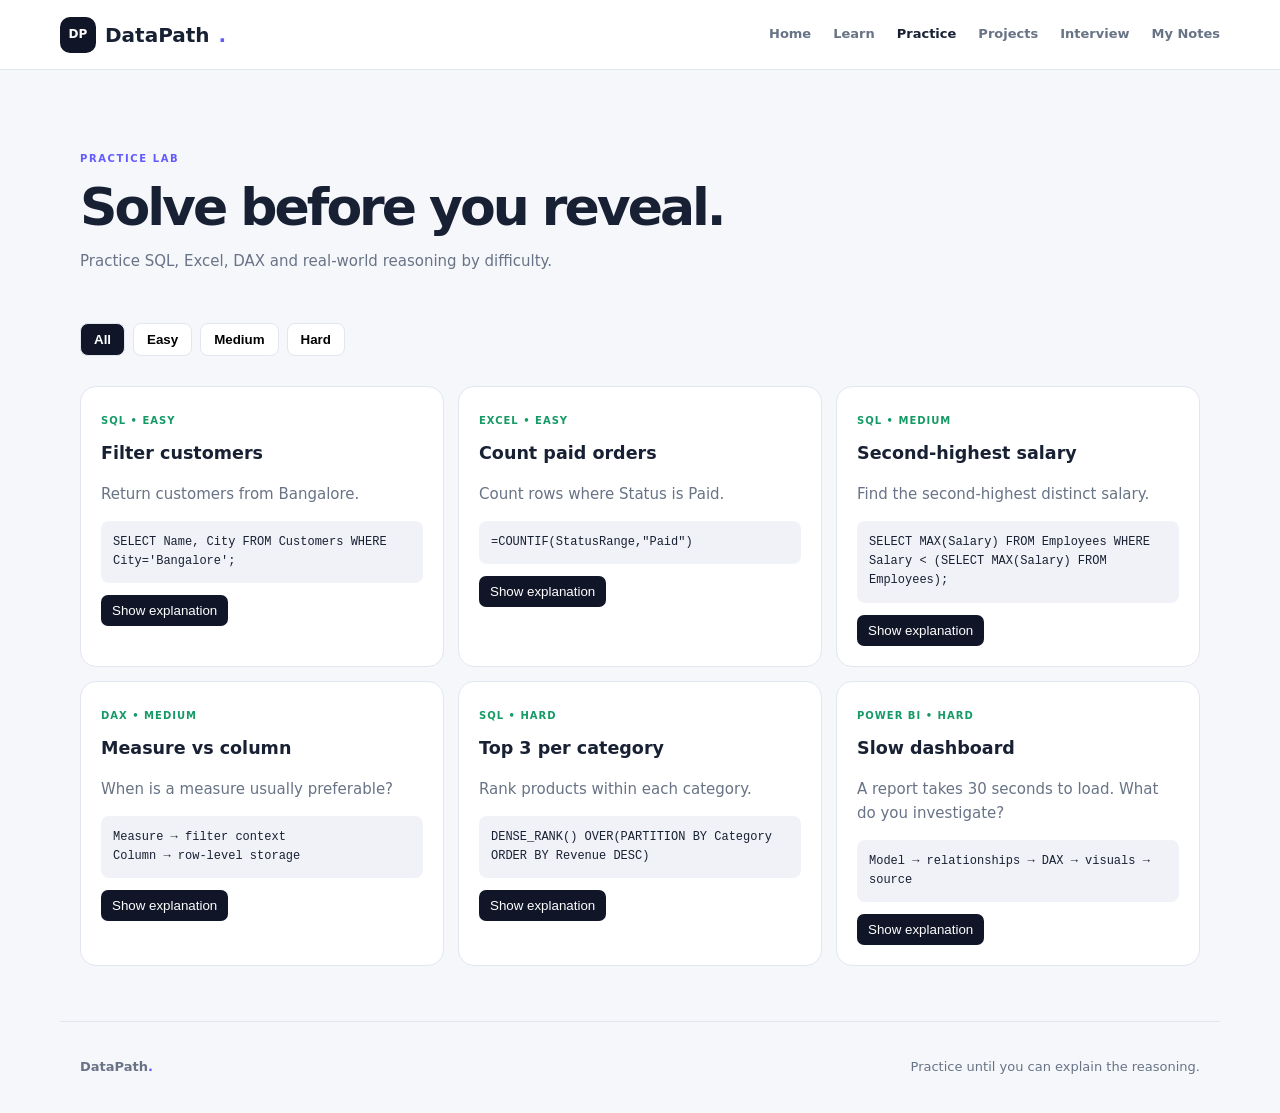
<file: practice.html>
<!doctype html><html><head><meta charset="utf-8"><meta name="viewport" content="width=device-width,initial-scale=1"><title>Practice | DataPath 2.0</title><link rel="stylesheet" href="style.css"></head><body><header class="nav"><a class="brand" href="index.html"><span class="logo">DP</span>DataPath<span class="dot">.</span></a><nav><a href="index.html">Home</a><a href="learn.html">Learn</a><a class="active" href="practice.html">Practice</a><a href="projects.html">Projects</a><a href="interview.html">Interview</a><a href="notes.html">My Notes</a></nav><button class="menu" onclick="menu()">☰</button></header><div id="mobile" class="mobile"><a href="index.html">Home</a><a href="learn.html">Learn</a><a href="practice.html">Practice</a><a href="projects.html">Projects</a><a href="interview.html">Interview</a><a href="notes.html">My Notes</a></div><main class="wrap"><div class="pagehero"><span class="eyebrow">PRACTICE LAB</span><h1>Solve before you reveal.</h1><p>Practice SQL, Excel, DAX and real-world reasoning by difficulty.</p></div><div class="tabs"><button class="tab active" onclick="practice('all',this)">All</button><button class="tab" onclick="practice('easy',this)">Easy</button><button class="tab" onclick="practice('medium',this)">Medium</button><button class="tab" onclick="practice('hard',this)">Hard</button></div><div class="question-grid"><article class="question" data-diff="easy"><span class="tag">SQL • EASY</span><h3>Filter customers</h3><p>Return customers from Bangalore.</p><pre>SELECT Name, City FROM Customers WHERE City='Bangalore';</pre><button onclick="reveal(this)">Show explanation</button><div class="answer">WHERE filters rows before aggregation.</div></article><article class="question" data-diff="easy"><span class="tag">EXCEL • EASY</span><h3>Count paid orders</h3><p>Count rows where Status is Paid.</p><pre>=COUNTIF(StatusRange,"Paid")</pre><button onclick="reveal(this)">Show explanation</button><div class="answer">COUNTIF handles one condition; COUNTIFS handles multiple.</div></article><article class="question" data-diff="medium"><span class="tag">SQL • MEDIUM</span><h3>Second-highest salary</h3><p>Find the second-highest distinct salary.</p><pre>SELECT MAX(Salary) FROM Employees WHERE Salary &lt; (SELECT MAX(Salary) FROM Employees);</pre><button onclick="reveal(this)">Show explanation</button><div class="answer">The outer MAX finds the largest value below the overall maximum.</div></article><article class="question" data-diff="medium"><span class="tag">DAX • MEDIUM</span><h3>Measure vs column</h3><p>When is a measure usually preferable?</p><pre>Measure → filter context
Column → row-level storage</pre><button onclick="reveal(this)">Show explanation</button><div class="answer">Measures are usually preferred for dynamic aggregations responding to report filters.</div></article><article class="question" data-diff="hard"><span class="tag">SQL • HARD</span><h3>Top 3 per category</h3><p>Rank products within each category.</p><pre>DENSE_RANK() OVER(PARTITION BY Category ORDER BY Revenue DESC)</pre><button onclick="reveal(this)">Show explanation</button><div class="answer">PARTITION BY restarts ranking for each category; choose the ranking function based on tie requirements.</div></article><article class="question" data-diff="hard"><span class="tag">POWER BI • HARD</span><h3>Slow dashboard</h3><p>A report takes 30 seconds to load. What do you investigate?</p><pre>Model → relationships → DAX → visuals → source</pre><button onclick="reveal(this)">Show explanation</button><div class="answer">Start with model size/schema, high-cardinality fields, expensive measures and unnecessary visuals before changing everything at once.</div></article></div></main><footer><b>DataPath<span class="dot">.</span></b><span>Practice until you can explain the reasoning.</span></footer><script src="script.js"></script></body></html>
</file>
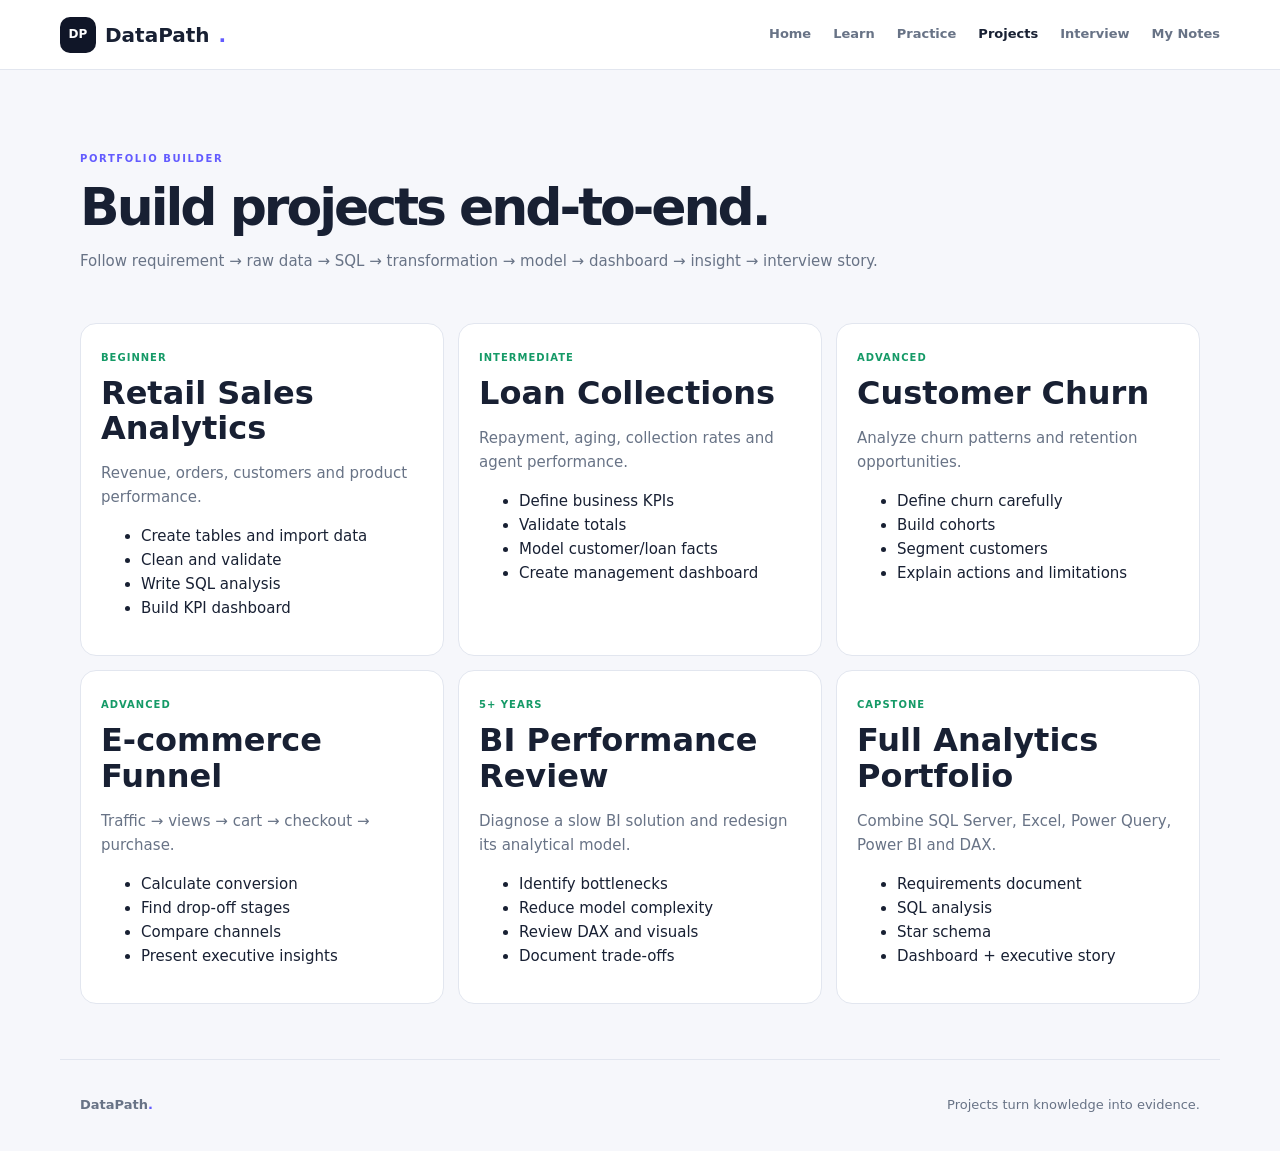
<file: projects.html>
<!doctype html><html><head><meta charset="utf-8"><meta name="viewport" content="width=device-width,initial-scale=1"><title>Projects | DataPath 2.0</title><link rel="stylesheet" href="style.css"></head><body><header class="nav"><a class="brand" href="index.html"><span class="logo">DP</span>DataPath<span class="dot">.</span></a><nav><a href="index.html">Home</a><a href="learn.html">Learn</a><a href="practice.html">Practice</a><a class="active" href="projects.html">Projects</a><a href="interview.html">Interview</a><a href="notes.html">My Notes</a></nav><button class="menu" onclick="menu()">☰</button></header><div id="mobile" class="mobile"><a href="index.html">Home</a><a href="learn.html">Learn</a><a href="practice.html">Practice</a><a href="projects.html">Projects</a><a href="interview.html">Interview</a><a href="notes.html">My Notes</a></div><main class="wrap"><div class="pagehero"><span class="eyebrow">PORTFOLIO BUILDER</span><h1>Build projects end-to-end.</h1><p>Follow requirement → raw data → SQL → transformation → model → dashboard → insight → interview story.</p></div><div class="project-grid"><article class="project"><span class="tag">BEGINNER</span><h2>Retail Sales Analytics</h2><p>Revenue, orders, customers and product performance.</p><ul><li>Create tables and import data</li><li>Clean and validate</li><li>Write SQL analysis</li><li>Build KPI dashboard</li></ul></article><article class="project"><span class="tag">INTERMEDIATE</span><h2>Loan Collections</h2><p>Repayment, aging, collection rates and agent performance.</p><ul><li>Define business KPIs</li><li>Validate totals</li><li>Model customer/loan facts</li><li>Create management dashboard</li></ul></article><article class="project"><span class="tag">ADVANCED</span><h2>Customer Churn</h2><p>Analyze churn patterns and retention opportunities.</p><ul><li>Define churn carefully</li><li>Build cohorts</li><li>Segment customers</li><li>Explain actions and limitations</li></ul></article><article class="project"><span class="tag">ADVANCED</span><h2>E-commerce Funnel</h2><p>Traffic → views → cart → checkout → purchase.</p><ul><li>Calculate conversion</li><li>Find drop-off stages</li><li>Compare channels</li><li>Present executive insights</li></ul></article><article class="project"><span class="tag">5+ YEARS</span><h2>BI Performance Review</h2><p>Diagnose a slow BI solution and redesign its analytical model.</p><ul><li>Identify bottlenecks</li><li>Reduce model complexity</li><li>Review DAX and visuals</li><li>Document trade-offs</li></ul></article><article class="project"><span class="tag">CAPSTONE</span><h2>Full Analytics Portfolio</h2><p>Combine SQL Server, Excel, Power Query, Power BI and DAX.</p><ul><li>Requirements document</li><li>SQL analysis</li><li>Star schema</li><li>Dashboard + executive story</li></ul></article></div></main><footer><b>DataPath<span class="dot">.</span></b><span>Projects turn knowledge into evidence.</span></footer><script src="script.js"></script></body></html>
</file>
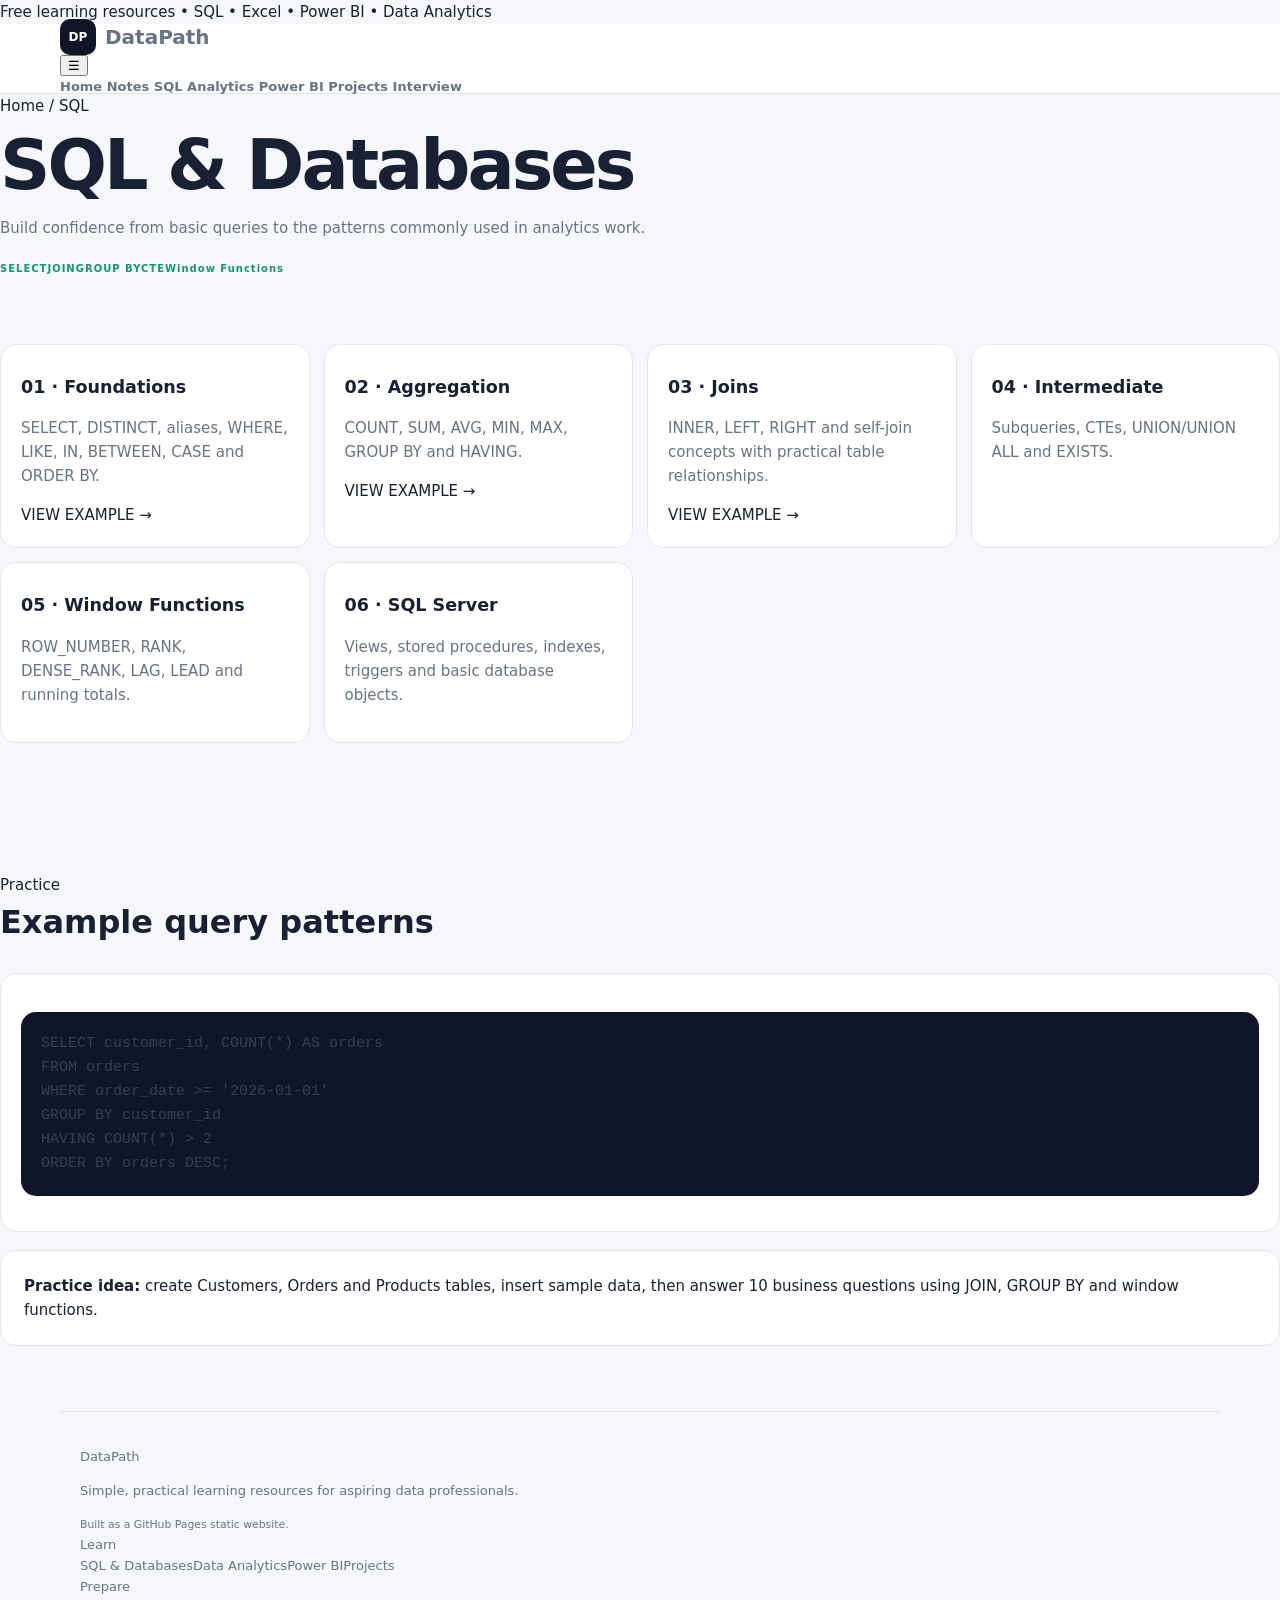
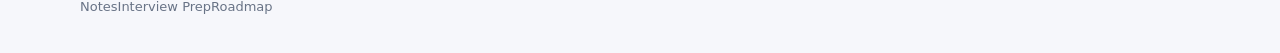
<file: sql.html>
<!DOCTYPE html>
<html lang="en"><head><meta charset="UTF-8"><meta name="viewport" content="width=device-width,initial-scale=1.0">
<title>SQL | DataPath</title><meta name="description" content="Practical SQL, Data Analytics and Power BI learning resources.">
<link rel="stylesheet" href="style.css"></head><body>
<div class="topbar">Free learning resources • SQL • Excel • Power BI • Data Analytics</div>
<nav class="nav">
  <div class="container nav-inner">
    <a class="brand" href="index.html"><span class="logo">DP</span>DataPath</a>
    <button class="menu-btn" aria-label="Open menu">☰</button>
    <div class="navlinks">
      <a href="index.html">Home</a>
      <a href="notes.html">Notes</a>
      <a href="sql.html">SQL</a>
      <a href="analytics.html">Analytics</a>
      <a href="powerbi.html">Power BI</a>
      <a href="projects.html">Projects</a>
      <a href="interview.html">Interview</a>
    </div>
  </div>
</nav>

<section class="page-hero"><div class="container"><div class="breadcrumb">Home / SQL</div><h1>SQL & Databases</h1><p>Build confidence from basic queries to the patterns commonly used in analytics work.</p><div class="topic-row"><span class="tag">SELECT</span><span class="tag">JOIN</span><span class="tag">GROUP BY</span><span class="tag">CTE</span><span class="tag">Window Functions</span></div></div></section>
<section class="section"><div class="container">
 <div class="grid grid-3">
  <div class="card"><h3>01 · Foundations</h3><p>SELECT, DISTINCT, aliases, WHERE, LIKE, IN, BETWEEN, CASE and ORDER BY.</p><a class="card-link" href="#examples">VIEW EXAMPLE →</a></div>
  <div class="card"><h3>02 · Aggregation</h3><p>COUNT, SUM, AVG, MIN, MAX, GROUP BY and HAVING.</p><a class="card-link" href="#examples">VIEW EXAMPLE →</a></div>
  <div class="card"><h3>03 · Joins</h3><p>INNER, LEFT, RIGHT and self-join concepts with practical table relationships.</p><a class="card-link" href="#examples">VIEW EXAMPLE →</a></div>
  <div class="card"><h3>04 · Intermediate</h3><p>Subqueries, CTEs, UNION/UNION ALL and EXISTS.</p></div>
  <div class="card"><h3>05 · Window Functions</h3><p>ROW_NUMBER, RANK, DENSE_RANK, LAG, LEAD and running totals.</p></div>
  <div class="card"><h3>06 · SQL Server</h3><p>Views, stored procedures, indexes, triggers and basic database objects.</p></div>
 </div>
</div></section>
<section class="section" id="examples"><div class="container"><div class="section-head"><div><div class="kicker">Practice</div><h2>Example query patterns</h2></div></div>
<div class="card"><pre class="code" style="white-space:pre-wrap;color:#344054">SELECT customer_id, COUNT(*) AS orders
FROM orders
WHERE order_date >= '2026-01-01'
GROUP BY customer_id
HAVING COUNT(*) &gt; 2
ORDER BY orders DESC;</pre></div>
<div class="callout" style="margin-top:18px"><b>Practice idea:</b> create Customers, Orders and Products tables, insert sample data, then answer 10 business questions using JOIN, GROUP BY and window functions.</div>
</div></section>

<footer class="footer">
  <div class="container footer-grid">
    <div><div class="footer-title">DataPath</div><p>Simple, practical learning resources for aspiring data professionals.</p><small>Built as a GitHub Pages static website.</small></div>
    <div><div class="footer-title">Learn</div><a href="sql.html">SQL & Databases</a><a href="analytics.html">Data Analytics</a><a href="powerbi.html">Power BI</a><a href="projects.html">Projects</a></div>
    <div><div class="footer-title">Prepare</div><a href="notes.html">Notes</a><a href="interview.html">Interview Prep</a><a href="index.html#roadmap">Roadmap</a></div>
  </div>
</footer>
<script src="script.js"></script>
</body></html>
</file>
<file: style.css>
:root{--bg:#f6f7fb;--card:#fff;--ink:#182033;--muted:#687386;--line:#e2e6ef;--accent:#635bff;--dark:#101628;--green:#159a67}*{box-sizing:border-box}body{margin:0;background:var(--bg);color:var(--ink);font:15px/1.6 Inter,system-ui,-apple-system,Segoe UI,sans-serif}a{text-decoration:none;color:inherit}.nav{height:70px;background:#fff;border-bottom:1px solid var(--line);display:flex;align-items:center;justify-content:space-between;padding:0 max(20px,calc((100% - 1160px)/2));position:sticky;top:0;z-index:5}.brand{font-size:20px;font-weight:850;display:flex;gap:9px;align-items:center}.logo{width:36px;height:36px;border-radius:10px;background:var(--dark);color:#fff;display:grid;place-items:center;font-size:12px}.dot{color:var(--accent)}nav{display:flex;gap:22px;color:var(--muted);font-size:13px;font-weight:650}nav a:hover,.active{color:var(--ink)}.menu{display:none;background:none;border:0;font-size:24px}.mobile{display:none;background:#fff;border-bottom:1px solid var(--line);padding:10px 20px}.mobile a{display:block;padding:7px;font-weight:700}.wrap{max-width:1160px;margin:auto;padding:55px 20px}.hero{display:grid;grid-template-columns:1.2fr .8fr;gap:55px;align-items:center;padding-top:75px}.eyebrow{font-size:10px;letter-spacing:1.6px;font-weight:850;color:var(--accent)}h1{font-size:clamp(42px,6vw,70px);line-height:1.02;letter-spacing:-3px;margin:12px 0}h2{font-size:32px;line-height:1.1;margin:8px 0}h3{margin:8px 0 4px}.hero h1 span{color:var(--accent)}p{color:var(--muted)}.buttons{display:flex;gap:10px;margin:25px 0}.btn{padding:11px 17px;border-radius:9px;font-weight:800;font-size:13px}.primary{background:var(--dark);color:#fff}.secondary{background:#fff;border:1px solid var(--line)}.stats{display:flex;gap:28px;margin-top:30px}.stats b{font-size:21px;display:block}.stats small{color:var(--muted)}.journey{background:var(--dark);color:#fff;border-radius:22px;padding:25px}.journey-top{display:flex;justify-content:space-between;font-size:10px;color:#aeb8cb;letter-spacing:1px}.step{display:grid;grid-template-columns:40px 1fr auto;gap:10px;align-items:center;padding:14px 0}.step i{font-style:normal;width:35px;height:35px;border:1px solid #3a4358;border-radius:9px;display:grid;place-items:center;font-size:10px}.step:first-of-type i{background:var(--accent);border-color:var(--accent)}.section{padding:65px 0}.section-head{display:flex;justify-content:space-between;align-items:end;margin-bottom:25px}.grid{display:grid;grid-template-columns:repeat(4,1fr);gap:14px}.card,.lesson,.project,.question,.interview,.note{background:var(--card);border:1px solid var(--line);border-radius:16px;padding:20px}.card:hover,.lesson:hover,.project:hover,.note:hover{transform:translateY(-2px);box-shadow:0 12px 28px #18203312}.icon{width:42px;height:42px;border-radius:11px;background:#eef0ff;color:var(--accent);display:grid;place-items:center;font-weight:900}.tag{font-size:10px;font-weight:850;color:var(--green);letter-spacing:1px}.levels{display:grid;grid-template-columns:repeat(5,1fr);gap:10px}.level{background:#fff;border:1px solid var(--line);padding:18px;border-radius:14px}.dark{background:var(--dark);color:#fff;max-width:none;padding-left:max(20px,calc((100% - 1120px)/2));padding-right:max(20px,calc((100% - 1120px)/2))}.dark p{color:#b8c0d0}.pagehero{padding:20px 0 35px}.pagehero h1{font-size:52px}.tabs{display:flex;gap:8px;flex-wrap:wrap;margin-bottom:30px}.tab{border:1px solid var(--line);background:#fff;padding:8px 13px;border-radius:8px;font-weight:750;cursor:pointer}.tab.active{background:var(--dark);color:#fff}.lesson-grid,.question-grid,.project-grid,.interview-grid,.notes-grid{display:grid;grid-template-columns:repeat(3,1fr);gap:14px}.topic{margin:50px 0}.topic-head{display:flex;gap:15px;align-items:center;margin-bottom:18px}.code{background:#101628;color:#e1e7f2;border-radius:15px;padding:20px;overflow:auto;margin-top:18px}.code pre{margin:0}.practice{display:flex;justify-content:space-between;gap:20px}.question pre{background:#f0f2f7;padding:12px;border-radius:8px;white-space:pre-wrap;font-size:12px}.question button{background:var(--dark);color:#fff;border:0;border-radius:7px;padding:8px 11px;cursor:pointer}.answer{display:none;background:#eaf8f2;border-left:3px solid var(--green);padding:10px;margin-top:10px;font-size:13px}.search{width:100%;padding:13px 15px;border:1px solid var(--line);border-radius:10px;background:#fff;font-size:15px;outline:0}.callout{margin-top:35px;background:#fff;border:1px solid var(--line);border-radius:16px;padding:23px}footer{max-width:1160px;margin:auto;padding:35px 20px;border-top:1px solid var(--line);display:flex;justify-content:space-between;color:var(--muted);font-size:13px}@media(max-width:850px){nav{display:none}.menu{display:block}.mobile.open{display:block}.hero{grid-template-columns:1fr;padding-top:45px}.grid,.levels{grid-template-columns:repeat(2,1fr)}.lesson-grid,.question-grid,.project-grid,.interview-grid,.notes-grid{grid-template-columns:1fr 1fr}.pagehero h1{font-size:42px}}@media(max-width:560px){.wrap{padding:40px 16px}.grid,.levels,.lesson-grid,.question-grid,.project-grid,.interview-grid,.notes-grid{grid-template-columns:1fr}.stats{display:grid;grid-template-columns:1fr 1fr}.buttons{flex-direction:column}.btn{text-align:center}footer{margin:0 16px;display:block}.section{padding:45px 0}}
</file>
